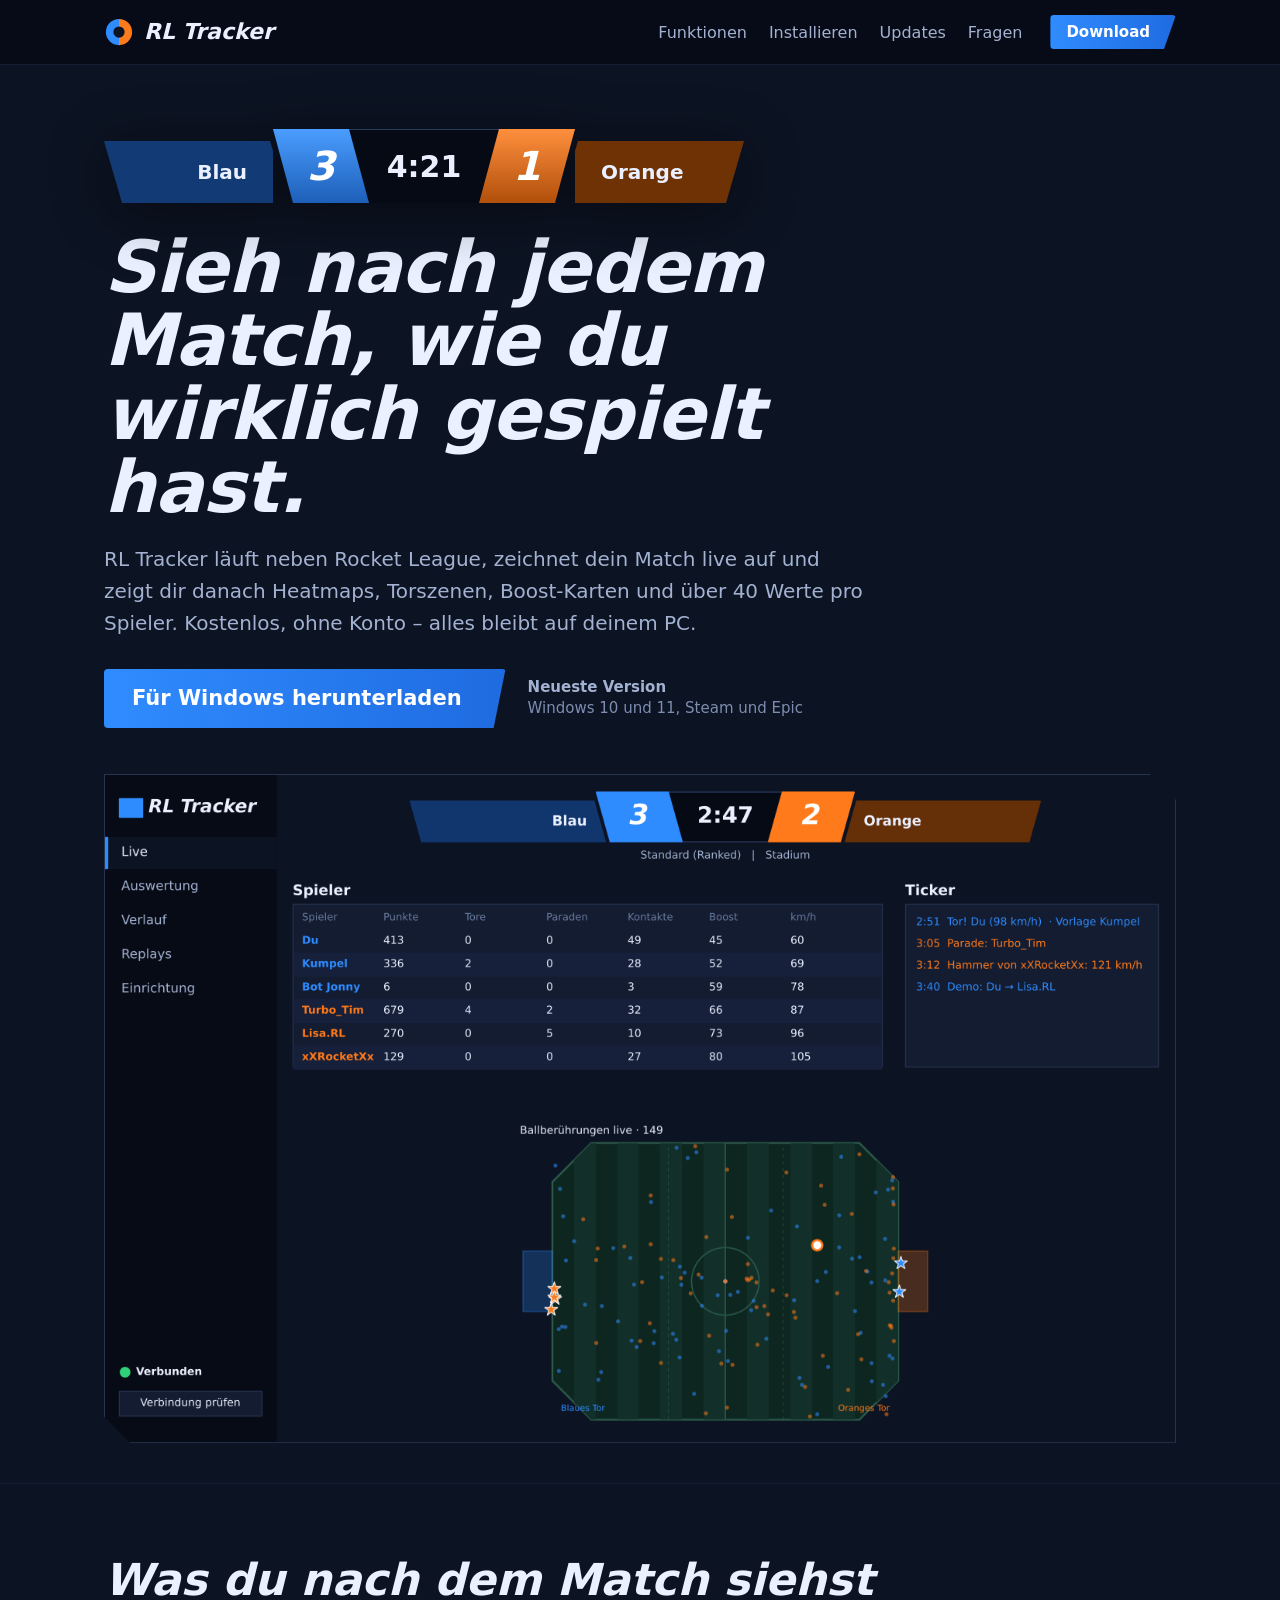
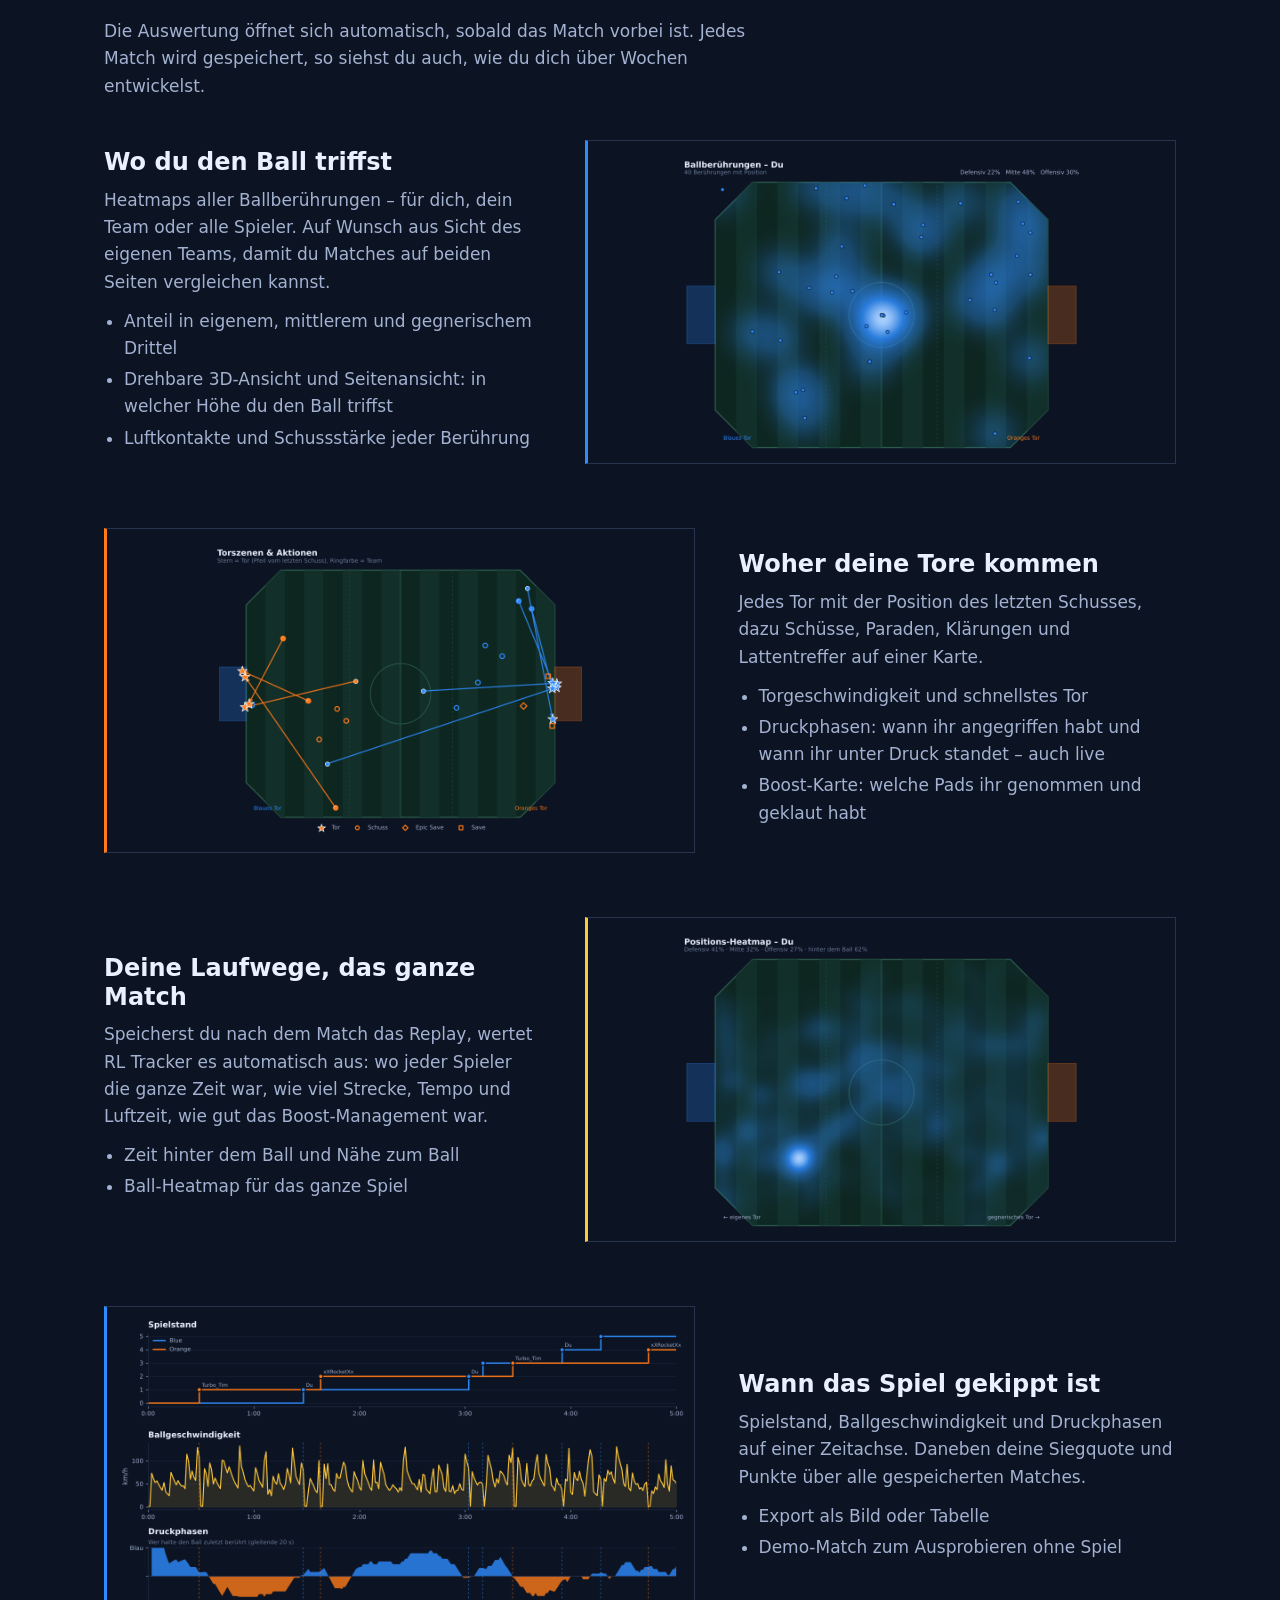
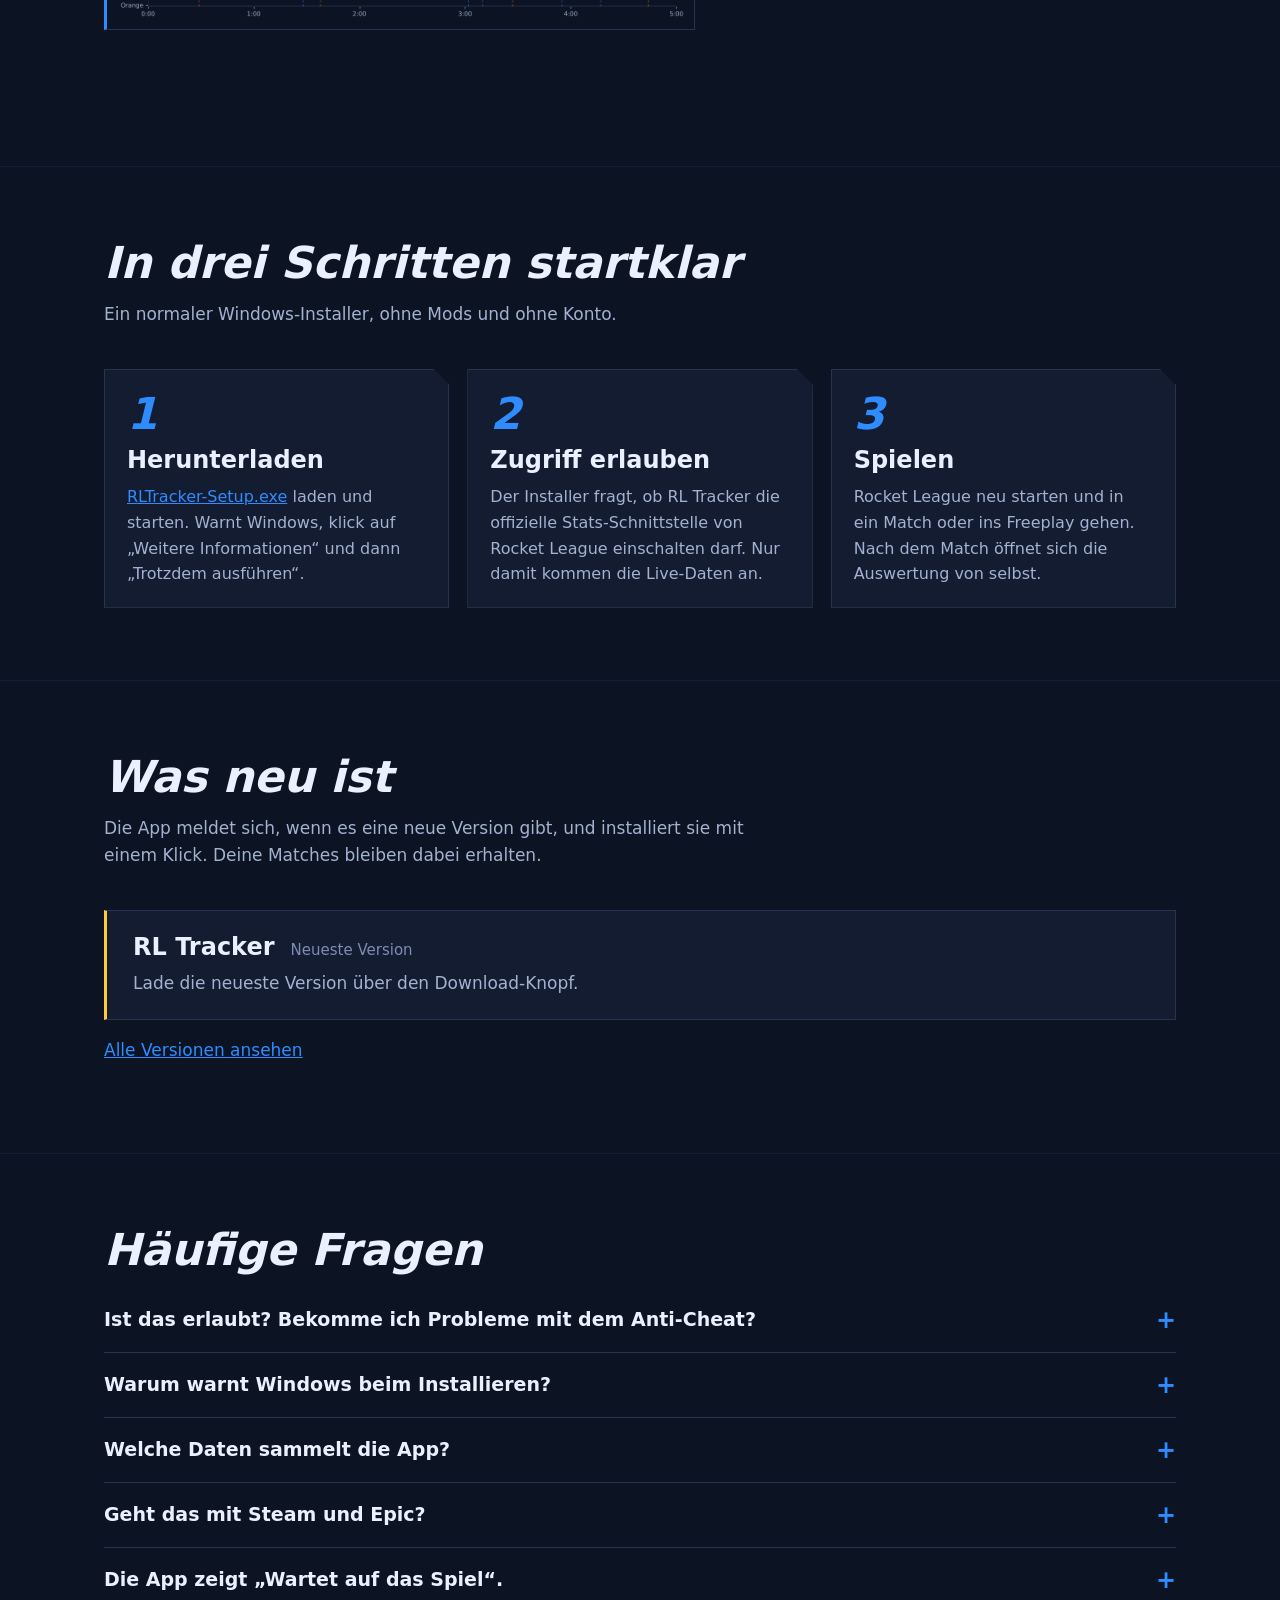
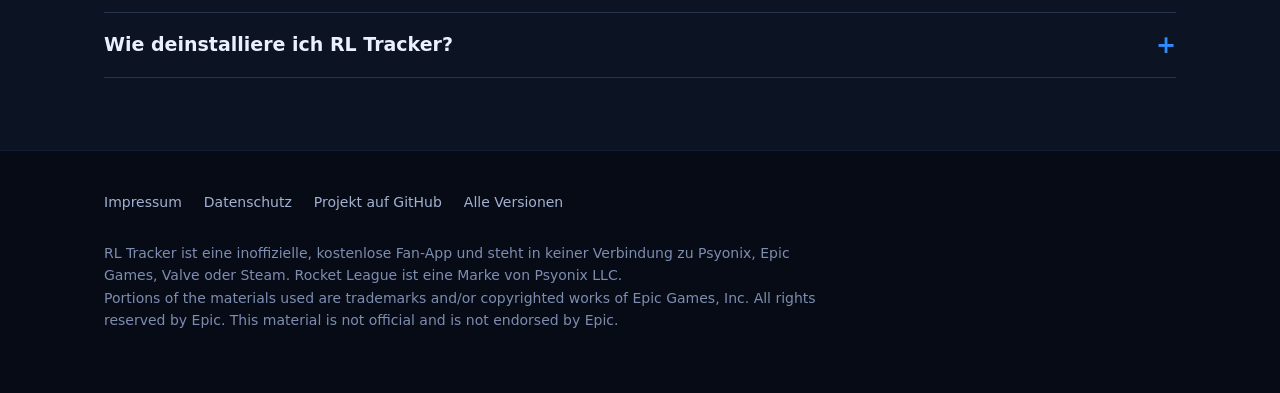
<file: docs/index.html>
<!doctype html>
<html lang="de">
<head>
  <meta charset="utf-8">
  <meta name="viewport" content="width=device-width, initial-scale=1">
  <title>RL Tracker – Statistiken und Heatmaps für deine Rocket-League-Matches</title>
  <meta name="description" content="Kostenlose Fan-App für Windows: zeichnet deine Rocket-League-Matches live auf und zeigt danach Heatmaps, Torszenen, Boost-Karten und über 40 Werte pro Spieler.">
  <meta property="og:title" content="RL Tracker">
  <meta property="og:description" content="Sieh nach jedem Match, wie du wirklich gespielt hast. Kostenlos für Windows.">
  <meta property="og:image" content="assets/heatmap.png">
  <link rel="icon" href="favicon.ico">
  <link rel="stylesheet" href="styles.css">
</head>
<body>

<header class="top">
  <div class="wrap">
    <a class="brand" href="#">
      <svg viewBox="0 0 64 64" aria-hidden="true"><path d="M32 4a28 28 0 0 0 0 56z" fill="#2f8cff"/><path d="M32 4a28 28 0 0 1 0 56z" fill="#ff7a1a"/><circle cx="32" cy="32" r="12" fill="#0c1322"/></svg>
      RL Tracker
    </a>
    <nav aria-label="Seitenbereiche">
      <a href="#funktionen">Funktionen</a>
      <a href="#installieren">Installieren</a>
      <a href="#updates">Updates</a>
      <a href="#fragen">Fragen</a>
    </nav>
    <a class="btn btn-primary js-download" href="#installieren">Download</a>
  </div>
</header>

<main>
  <section class="hero">
    <div class="wrap">
      <div class="bug" role="img" aria-label="Anzeigetafel: Blau 3, Orange 1">
        <div class="name blue">Blau</div>
        <div class="score blue" id="goal"><span>2</span></div>
        <div class="clock">4:21</div>
        <div class="score orange"><span>1</span></div>
        <div class="name orange">Orange</div>
      </div>

      <h1>Sieh nach jedem Match, wie du wirklich gespielt hast.</h1>
      <p class="lead">RL Tracker läuft neben Rocket League, zeichnet dein Match live auf und zeigt dir danach
        Heatmaps, Torszenen, Boost-Karten und über 40 Werte pro Spieler. Kostenlos, ohne Konto –
        alles bleibt auf deinem PC.</p>
      <div class="cta">
        <a class="btn btn-primary btn-big js-download" href="#installieren">Für Windows herunterladen</a>
        <div class="meta"><strong class="js-version">Neueste Version</strong><br>Windows 10 und 11, Steam und Epic</div>
      </div>

      <img class="shot" src="assets/live.png" width="1380" height="860"
           alt="Live-Ansicht von RL Tracker mit Anzeigetafel, Spielertabelle, Ticker und Karte der Ballkontakte">
    </div>
  </section>

  <section id="funktionen">
    <div class="wrap">
      <h2>Was du nach dem Match siehst</h2>
      <p class="intro">Die Auswertung öffnet sich automatisch, sobald das Match vorbei ist. Jedes Match wird gespeichert,
        so siehst du auch, wie du dich über Wochen entwickelst.</p>

      <div class="feature">
        <div class="text">
          <h3>Wo du den Ball triffst</h3>
          <p>Heatmaps aller Ballberührungen – für dich, dein Team oder alle Spieler. Auf Wunsch aus Sicht
            des eigenen Teams, damit du Matches auf beiden Seiten vergleichen kannst.</p>
          <ul><li>Anteil in eigenem, mittlerem und gegnerischem Drittel</li><li>Drehbare 3D-Ansicht und Seitenansicht: in welcher Höhe du den Ball triffst</li><li>Luftkontakte und Schussstärke jeder Berührung</li></ul>
        </div>
        <figure><img src="assets/heatmap.png" width="1320" height="726" loading="lazy" alt="Heatmap der Ballberührungen eines Spielers auf dem Spielfeld"></figure>
      </div>

      <div class="feature or">
        <div class="text">
          <h3>Woher deine Tore kommen</h3>
          <p>Jedes Tor mit der Position des letzten Schusses, dazu Schüsse, Paraden, Klärungen und
            Lattentreffer auf einer Karte.</p>
          <ul><li>Torgeschwindigkeit und schnellstes Tor</li><li>Druckphasen: wann ihr angegriffen habt und wann ihr unter Druck standet – auch live</li><li>Boost-Karte: welche Pads ihr genommen und geklaut habt</li></ul>
        </div>
        <figure><img src="assets/torszenen.png" width="1320" height="726" loading="lazy" alt="Karte mit Toren, Schüssen und Paraden eines Matches"></figure>
      </div>

      <div class="feature bo">
        <div class="text">
          <h3>Deine Laufwege, das ganze Match</h3>
          <p>Speicherst du nach dem Match das Replay, wertet RL Tracker es automatisch aus: wo jeder Spieler
            die ganze Zeit war, wie viel Strecke, Tempo und Luftzeit, wie gut das Boost-Management war.</p>
          <ul><li>Zeit hinter dem Ball und Nähe zum Ball</li><li>Ball-Heatmap für das ganze Spiel</li></ul>
        </div>
        <figure><img src="assets/replay.png" width="1320" height="726" loading="lazy" alt="Positions-Heatmap eines Spielers aus einem Replay"></figure>
      </div>

      <div class="feature">
        <div class="text">
          <h3>Wann das Spiel gekippt ist</h3>
          <p>Spielstand, Ballgeschwindigkeit und Druckphasen auf einer Zeitachse. Daneben deine Siegquote
            und Punkte über alle gespeicherten Matches.</p>
          <ul><li>Export als Bild oder Tabelle</li><li>Demo-Match zum Ausprobieren ohne Spiel</li></ul>
        </div>
        <figure><img src="assets/verlauf.png" width="1320" height="726" loading="lazy" alt="Zeitverlauf mit Spielstand, Ballgeschwindigkeit und Druckphasen"></figure>
      </div>
    </div>
  </section>

  <section id="installieren">
    <div class="wrap">
      <h2>In drei Schritten startklar</h2>
      <p class="intro">Ein normaler Windows-Installer, ohne Mods und ohne Konto.</p>
      <ol class="steps">
        <li><h3>Herunterladen</h3>
          <p><a class="js-download" href="#">RLTracker-Setup.exe</a> laden und starten. Warnt Windows, klick auf
            „Weitere Informationen“ und dann „Trotzdem ausführen“.</p></li>
        <li><h3>Zugriff erlauben</h3>
          <p>Der Installer fragt, ob RL Tracker die offizielle Stats-Schnittstelle von Rocket League einschalten darf.
            Nur damit kommen die Live-Daten an.</p></li>
        <li><h3>Spielen</h3>
          <p>Rocket League neu starten und in ein Match oder ins Freeplay gehen. Nach dem Match öffnet sich
            die Auswertung von selbst.</p></li>
      </ol>
    </div>
  </section>

  <section id="updates">
    <div class="wrap">
      <h2>Was neu ist</h2>
      <p class="intro">Die App meldet sich, wenn es eine neue Version gibt, und installiert sie mit einem Klick.
        Deine Matches bleiben dabei erhalten.</p>
      <article class="release" id="release">
        <header><h3>RL Tracker</h3><span>Neueste Version</span></header>
        <div class="notes">Lade die neueste Version über den Download-Knopf.</div>
      </article>
      <p><a class="js-all-releases" href="#">Alle Versionen ansehen</a></p>
    </div>
  </section>

  <section id="fragen">
    <div class="wrap">
      <h2>Häufige Fragen</h2>
      <details>
        <summary>Ist das erlaubt? Bekomme ich Probleme mit dem Anti-Cheat?</summary>
        <p>RL Tracker nutzt die offizielle Stats-Schnittstelle, die Psyonix für Overlays und Tools anbietet. Die App
          verändert keine Spieldateien, liest keinen Spielspeicher, installiert keine Mods und verschafft dir keinen
          spielerischen Vorteil. Sie wertet nur aus, was das Spiel selbst bereitstellt.</p>
      </details>
      <details>
        <summary>Warum warnt Windows beim Installieren?</summary>
        <p>Windows warnt bei neuen Programmen, die noch nicht digital signiert sind. Klick auf „Weitere Informationen“
          und dann auf „Trotzdem ausführen“. Wer sichergehen will, vergleicht die Prüfsumme der Datei mit der auf der
          Download-Seite: in PowerShell <code>Get-FileHash RLTracker-Setup.exe</code>.</p>
      </details>
      <details>
        <summary>Welche Daten sammelt die App?</summary>
        <p>Keine. Matches und Einstellungen liegen in <code>Dokumente\RLTracker</code> auf deinem PC. Die App fragt beim Start
          nur bei GitHub nach, ob es eine neue Version gibt – das lässt sich abschalten.</p>
      </details>
      <details>
        <summary>Geht das mit Steam und Epic?</summary>
        <p>Ja, mit beiden – auch wenn beide installiert sind. Der Installer stellt alle gefundenen Installationen ein.</p>
      </details>
      <details>
        <summary>Die App zeigt „Wartet auf das Spiel“.</summary>
        <ol>
          <li>Rocket League komplett beenden und neu starten – die Einstellung wird nur beim Spielstart gelesen.</li>
          <li>In ein Match oder ins Freeplay gehen; im Hauptmenü sendet das Spiel nichts.</li>
          <li>Hilft das nicht: in der App „Verbindung prüfen“ und „Automatisch reparieren“ klicken.</li>
        </ol>
      </details>
      <details>
        <summary>Wie deinstalliere ich RL Tracker?</summary>
        <p>Windows-Einstellungen, Apps, RL Tracker, Deinstallieren. Dabei wird die Stats-Schnittstelle wieder
          ausgeschaltet. Deine gespeicherten Matches bleiben in <code>Dokumente\RLTracker</code>, bis du den Ordner löschst.</p>
      </details>
    </div>
  </section>
</main>

<footer>
  <div class="wrap">
    <div class="links">
      <a href="impressum.html">Impressum</a>
      <a href="datenschutz.html">Datenschutz</a>
      <a class="js-repo" href="#">Projekt auf GitHub</a>
      <a class="js-all-releases" href="#">Alle Versionen</a>
    </div>
    <p class="legal">RL Tracker ist eine inoffizielle, kostenlose Fan-App und steht in keiner Verbindung zu Psyonix,
      Epic Games, Valve oder Steam. Rocket League ist eine Marke von Psyonix LLC.<br>
      Portions of the materials used are trademarks and/or copyrighted works of Epic Games, Inc. All rights reserved
      by Epic. This material is not official and is not endorsed by Epic.</p>
  </div>
</footer>

<script>
  // ===== Einstellung: dein GitHub-Projekt (genauso wie GITHUB_REPO in rltracker/__init__.py) =====
  const REPO = "steffenPls/rltracker";

  const configured = !/DEIN/i.test(REPO);
  const releases = `https://github.com/${REPO}/releases`;
  // Dieser Link zeigt immer auf die neueste Version – nach einem Update muss hier nichts geändert werden.
  const download = `${releases}/latest/download/RLTracker-Setup.exe`;

  if (configured) {
    document.querySelectorAll(".js-download").forEach(a => a.href = download);
    document.querySelectorAll(".js-all-releases").forEach(a => a.href = releases);
    document.querySelectorAll(".js-repo").forEach(a => a.href = `https://github.com/${REPO}`);
  }

  // Anzeigetafel: einmal ein Tor für Blau
  const goal = document.getElementById("goal");
  const reduce = matchMedia("(prefers-reduced-motion: reduce)").matches;
  setTimeout(() => { goal.innerHTML = "<span>3</span>"; goal.classList.add("goal"); }, reduce ? 0 : 900);

  // Neueste Version von GitHub anzeigen (Versionsnummer, Datum, Größe, Änderungen)
  const esc = s => s.replace(/[&<>"]/g, c => ({"&": "&amp;", "<": "&lt;", ">": "&gt;", '"': "&quot;"}[c]));
  function notesToHtml(md) {
    const out = []; let list = false;
    md = md.replace(/\[wichtig\]/ig, "");
    for (const raw of md.split(/\r?\n/)) {
      const line = raw.trim();
      const item = line.match(/^[-*]\s+(.*)/);
      if (item) { if (!list) { out.push("<ul>"); list = true; } out.push(`<li>${esc(item[1])}</li>`); continue; }
      if (list) { out.push("</ul>"); list = false; }
      if (line) out.push(`<p>${esc(line.replace(/^#+\s*/, ""))}</p>`);
    }
    if (list) out.push("</ul>");
    return out.join("");
  }
  if (configured) {
    fetch(`https://api.github.com/repos/${REPO}/releases/latest`, {headers: {Accept: "application/vnd.github+json"}})
      .then(r => r.ok ? r.json() : Promise.reject(r.status))
      .then(rel => {
        const v = (rel.tag_name || "").replace(/^v/i, "");
        const asset = (rel.assets || []).find(a => a.name === "RLTracker-Setup.exe");
        const size = asset ? `, ${Math.round(asset.size / 1e6)} MB` : "";
        const date = new Date(rel.published_at).toLocaleDateString("de-DE", {day: "numeric", month: "long", year: "numeric"});
        document.querySelectorAll(".js-version").forEach(e => e.textContent = `Version ${v}${size}`);
        const box = document.getElementById("release");
        box.querySelector("h3").textContent = `Version ${v}`;
        box.querySelector("header span").textContent = date;
        box.querySelector(".notes").innerHTML = rel.body ? notesToHtml(rel.body) : "Fehlerbehebungen und Verbesserungen.";
      })
      .catch(() => {});
  }
</script>
</body>
</html>
</file>
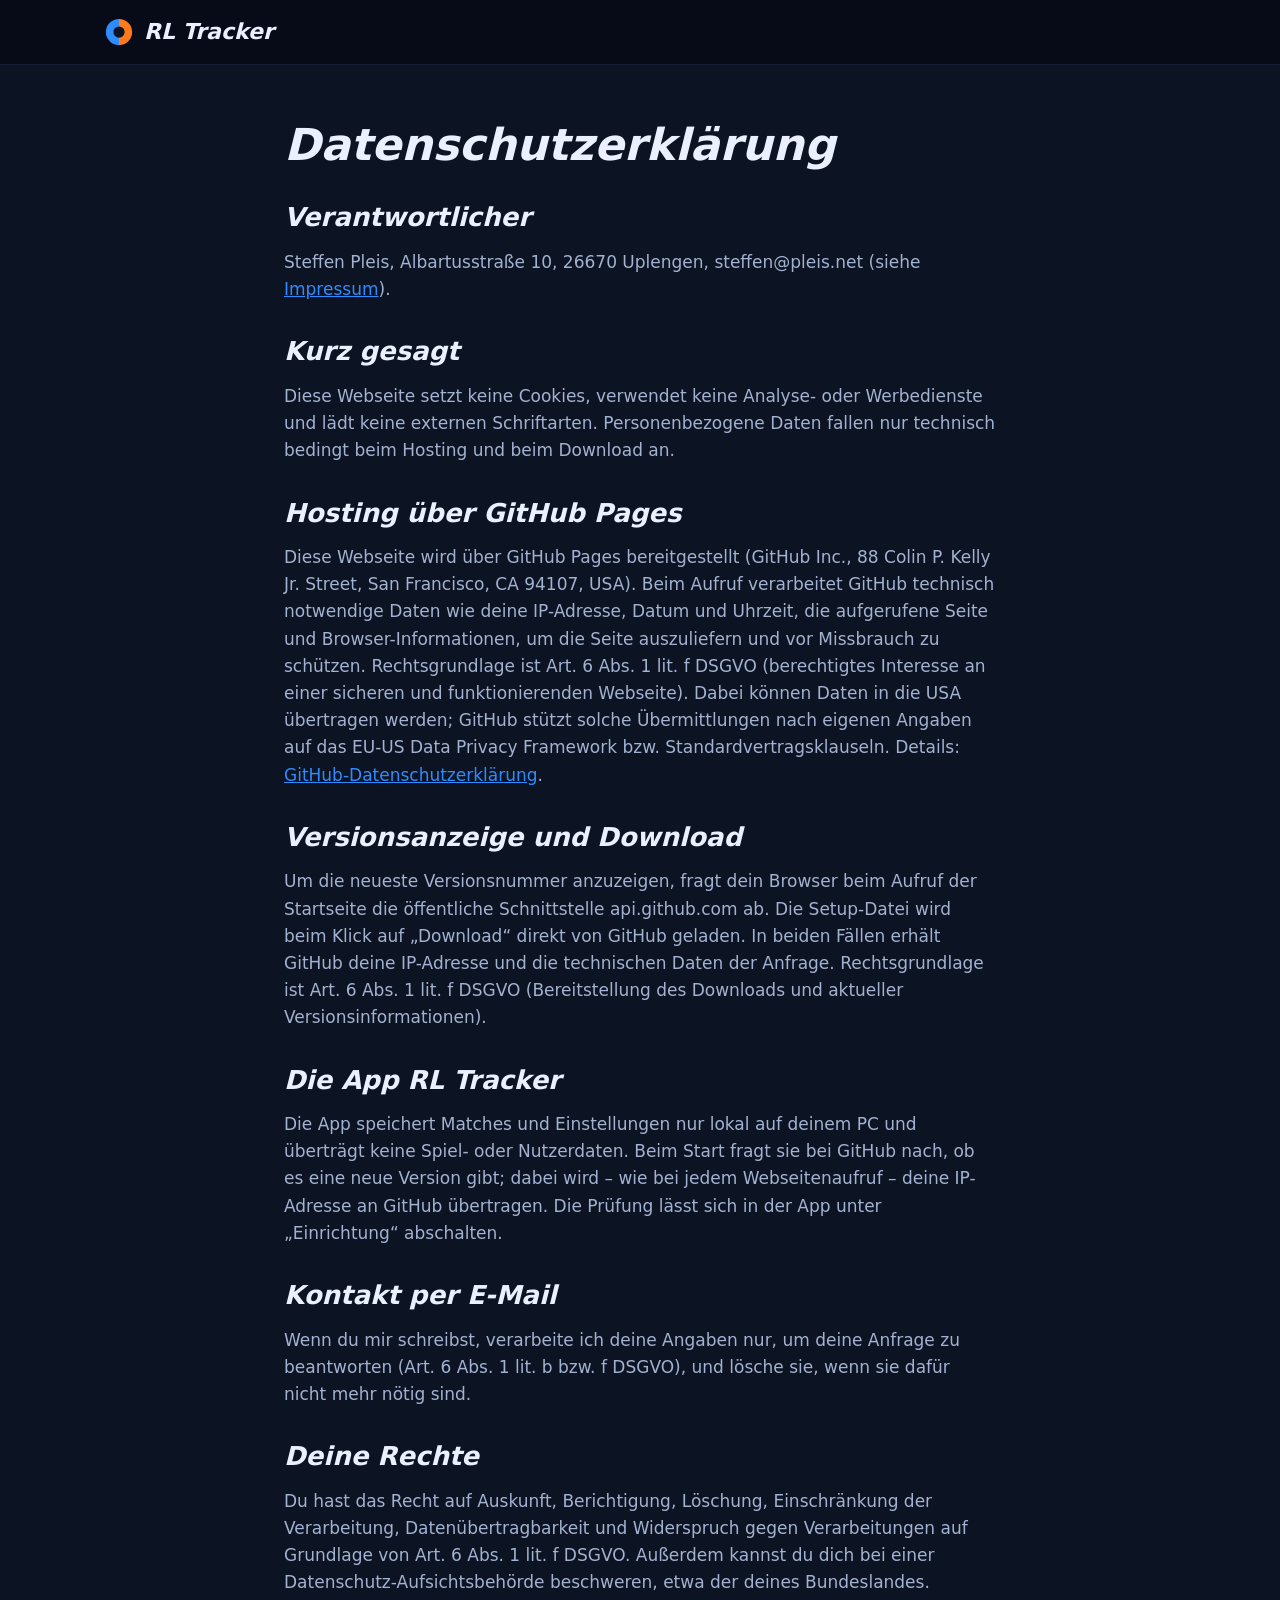
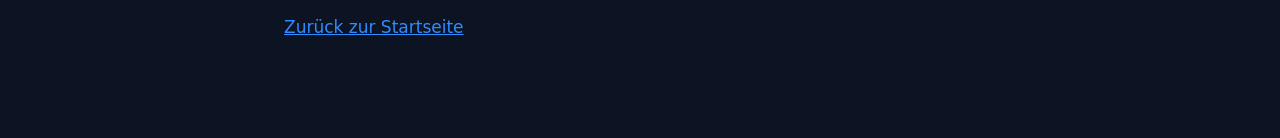
<file: docs/datenschutz.html>
<!doctype html>
<html lang="de">
<head>
  <meta charset="utf-8">
  <meta name="viewport" content="width=device-width, initial-scale=1">
  <title>Datenschutz – RL Tracker</title>
  <meta name="robots" content="noindex">
  <link rel="icon" href="favicon.ico">
  <link rel="stylesheet" href="styles.css">
</head>
<body>
<header class="top"><div class="wrap">
  <a class="brand" href="index.html">
    <svg viewBox="0 0 64 64" aria-hidden="true"><path d="M32 4a28 28 0 0 0 0 56z" fill="#2f8cff"/><path d="M32 4a28 28 0 0 1 0 56z" fill="#ff7a1a"/><circle cx="32" cy="32" r="12" fill="#0c1322"/></svg>
    RL Tracker</a>
</div></header>

<main class="doc">
  <h1>Datenschutzerklärung</h1>

  <h2>Verantwortlicher</h2>
  <p>Steffen Pleis, Albartusstraße 10, 26670 Uplengen, steffen@pleis.net (siehe <a href="impressum.html">Impressum</a>).</p>

  <h2>Kurz gesagt</h2>
  <p>Diese Webseite setzt keine Cookies, verwendet keine Analyse- oder Werbedienste und lädt keine externen
    Schriftarten. Personenbezogene Daten fallen nur technisch bedingt beim Hosting und beim Download an.</p>

  <h2>Hosting über GitHub Pages</h2>
  <p>Diese Webseite wird über GitHub Pages bereitgestellt (GitHub Inc., 88 Colin P. Kelly Jr. Street,
    San Francisco, CA 94107, USA). Beim Aufruf verarbeitet GitHub technisch notwendige Daten wie deine IP-Adresse,
    Datum und Uhrzeit, die aufgerufene Seite und Browser-Informationen, um die Seite auszuliefern und vor Missbrauch
    zu schützen. Rechtsgrundlage ist Art. 6 Abs. 1 lit. f DSGVO (berechtigtes Interesse an einer sicheren und
    funktionierenden Webseite). Dabei können Daten in die USA übertragen werden; GitHub stützt solche Übermittlungen
    nach eigenen Angaben auf das EU-US Data Privacy Framework bzw. Standardvertragsklauseln.
    Details: <a href="https://docs.github.com/de/site-policy/privacy-policies/github-general-privacy-statement">GitHub-Datenschutzerklärung</a>.</p>

  <h2>Versionsanzeige und Download</h2>
  <p>Um die neueste Versionsnummer anzuzeigen, fragt dein Browser beim Aufruf der Startseite die öffentliche
    Schnittstelle api.github.com ab. Die Setup-Datei wird beim Klick auf „Download“ direkt von GitHub geladen. In
    beiden Fällen erhält GitHub deine IP-Adresse und die technischen Daten der Anfrage. Rechtsgrundlage ist Art. 6
    Abs. 1 lit. f DSGVO (Bereitstellung des Downloads und aktueller Versionsinformationen).</p>

  <h2>Die App RL Tracker</h2>
  <p>Die App speichert Matches und Einstellungen nur lokal auf deinem PC und überträgt keine Spiel- oder
    Nutzerdaten. Beim Start fragt sie bei GitHub nach, ob es eine neue Version gibt; dabei wird – wie bei jedem
    Webseitenaufruf – deine IP-Adresse an GitHub übertragen. Die Prüfung lässt sich in der App unter „Einrichtung“
    abschalten.</p>

  <h2>Kontakt per E-Mail</h2>
  <p>Wenn du mir schreibst, verarbeite ich deine Angaben nur, um deine Anfrage zu beantworten
    (Art. 6 Abs. 1 lit. b bzw. f DSGVO), und lösche sie, wenn sie dafür nicht mehr nötig sind.</p>

  <h2>Deine Rechte</h2>
  <p>Du hast das Recht auf Auskunft, Berichtigung, Löschung, Einschränkung der Verarbeitung, Datenübertragbarkeit
    und Widerspruch gegen Verarbeitungen auf Grundlage von Art. 6 Abs. 1 lit. f DSGVO. Außerdem kannst du dich bei
    einer Datenschutz-Aufsichtsbehörde beschweren, etwa der deines Bundeslandes.</p>

  <p><a href="index.html">Zurück zur Startseite</a></p>
</main>
</body>
</html>
</file>
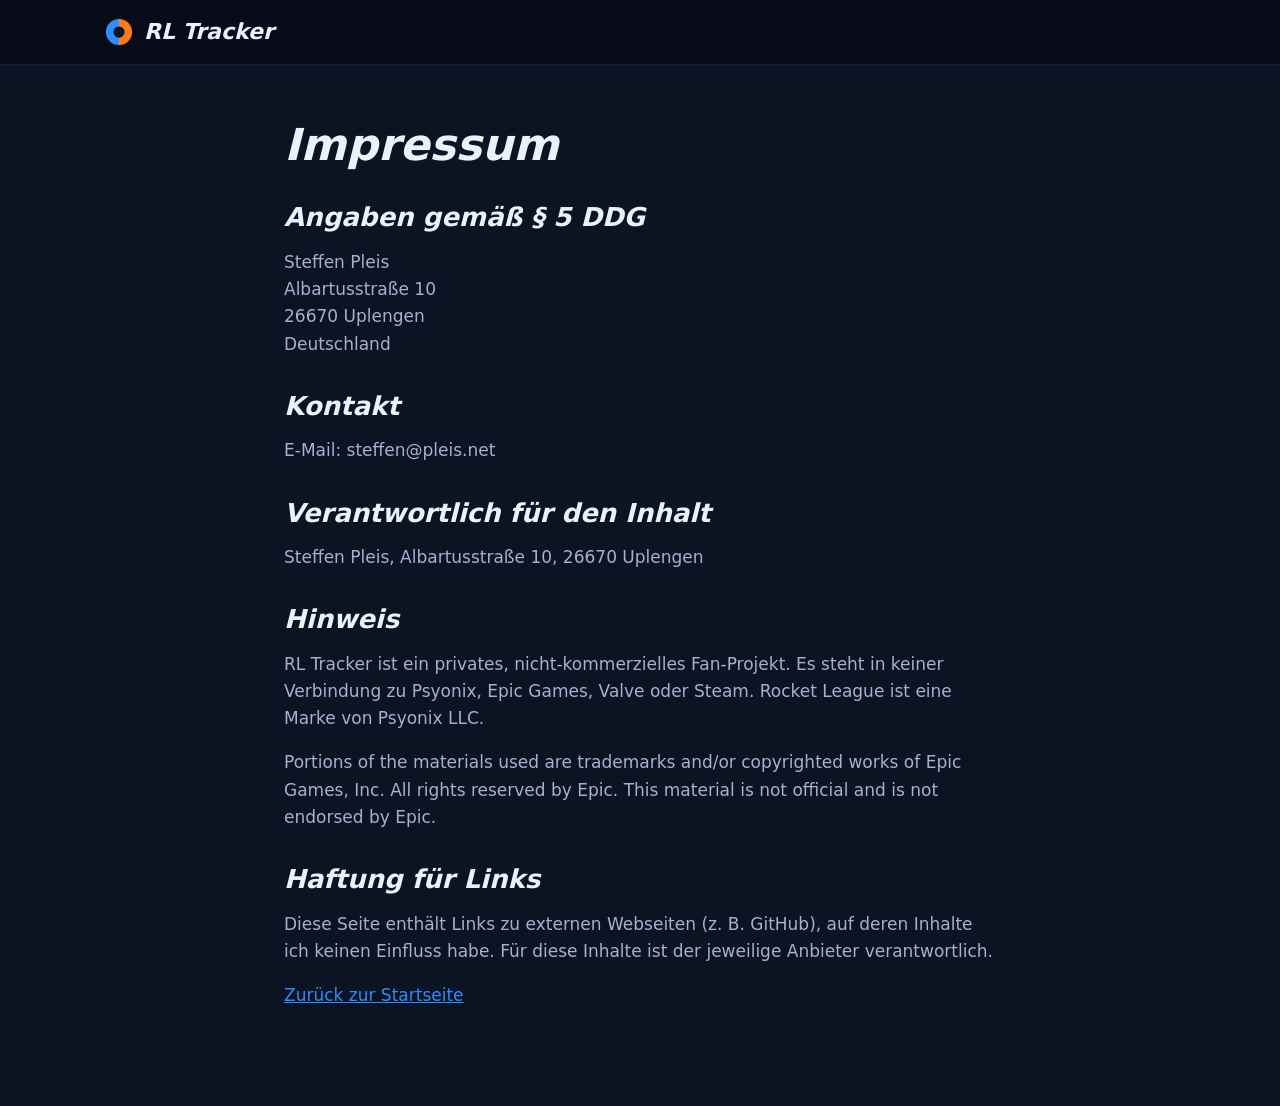
<file: docs/impressum.html>
<!doctype html>
<html lang="de">
<head>
  <meta charset="utf-8">
  <meta name="viewport" content="width=device-width, initial-scale=1">
  <title>Impressum – RL Tracker</title>
  <meta name="robots" content="noindex">
  <link rel="icon" href="favicon.ico">
  <link rel="stylesheet" href="styles.css">
</head>
<body>
<header class="top"><div class="wrap">
  <a class="brand" href="index.html">
    <svg viewBox="0 0 64 64" aria-hidden="true"><path d="M32 4a28 28 0 0 0 0 56z" fill="#2f8cff"/><path d="M32 4a28 28 0 0 1 0 56z" fill="#ff7a1a"/><circle cx="32" cy="32" r="12" fill="#0c1322"/></svg>
    RL Tracker</a>
</div></header>

<main class="doc">
  <h1>Impressum</h1>
  <h2>Angaben gemäß § 5 DDG</h2>
  <p>Steffen Pleis<br>
     Albartusstraße 10<br>
     26670 Uplengen<br>
     Deutschland</p>

  <h2>Kontakt</h2>
  <p>E-Mail: steffen@pleis.net</p>

  <h2>Verantwortlich für den Inhalt</h2>
  <p>Steffen Pleis, Albartusstraße 10, 26670 Uplengen</p>

  <h2>Hinweis</h2>
  <p>RL Tracker ist ein privates, nicht-kommerzielles Fan-Projekt. Es steht in keiner Verbindung zu Psyonix,
    Epic Games, Valve oder Steam. Rocket League ist eine Marke von Psyonix LLC.</p>
  <p>Portions of the materials used are trademarks and/or copyrighted works of Epic Games, Inc. All rights reserved
    by Epic. This material is not official and is not endorsed by Epic.</p>

  <h2>Haftung für Links</h2>
  <p>Diese Seite enthält Links zu externen Webseiten (z. B. GitHub), auf deren Inhalte ich keinen Einfluss habe.
    Für diese Inhalte ist der jeweilige Anbieter verantwortlich.</p>

  <p><a href="index.html">Zurück zur Startseite</a></p>
</main>
</body>
</html>
</file>
<file: docs/styles.css>
/* RL Tracker – Webseite. Gleiche Farben wie die App: Arena bei Nacht, Teamfarben, Boost-Gelb. */
:root {
  --rail: #070b16;
  --bg: #0c1322;
  --panel: #131c31;
  --raised: #1a2540;
  --line: #26344f;
  --text: #eaf0ff;
  --text-2: #a3b2d1;
  --muted: #7d8db0;
  --blue: #2f8cff;
  --blue-dark: #123a75;
  --orange: #ff7a1a;
  --orange-dark: #6e3205;
  --boost: #ffc93c;
  --display: "Bahnschrift", "DIN Alternate", "DIN Condensed", "Barlow Semi Condensed", "Arial Narrow", system-ui, sans-serif;
  --body: "Segoe UI", system-ui, -apple-system, "Helvetica Neue", Arial, sans-serif;
  --max: 1120px;
  color-scheme: dark;
}

* { box-sizing: border-box; }
html { scroll-behavior: smooth; }
body {
  margin: 0;
  background: var(--bg);
  color: var(--text);
  font: 17px/1.6 var(--body);
  -webkit-font-smoothing: antialiased;
}
img { max-width: 100%; height: auto; display: block; }
a { color: var(--blue); }
a:hover { color: #6aaeff; }
:focus-visible { outline: 2px solid var(--boost); outline-offset: 3px; }

.wrap { max-width: var(--max); margin: 0 auto; padding: 0 24px; }

/* ------------------------------------------------------------ Kopfzeile */
.top {
  position: sticky; top: 0; z-index: 10;
  background: color-mix(in srgb, var(--rail) 88%, transparent);
  backdrop-filter: blur(8px);
  border-bottom: 1px solid #141d33;
}
.top .wrap { display: flex; align-items: center; gap: 28px; height: 64px; }
.brand { display: flex; align-items: center; gap: 10px; color: var(--text); text-decoration: none;
  font: italic 700 22px/1 var(--display); }
.brand svg { width: 30px; height: 30px; }
.top nav { display: flex; gap: 22px; margin-left: auto; }
.top nav a { color: var(--text-2); text-decoration: none; font: 500 16px var(--display); }
.top nav a:hover { color: var(--text); }

/* ------------------------------------------------------------ Knöpfe */
.btn {
  display: inline-flex; align-items: center; gap: 10px;
  padding: 12px 22px; border-radius: 4px; text-decoration: none;
  font: 600 17px/1.2 var(--display); color: var(--text);
  background: var(--panel); border: 1px solid var(--line);
}
.btn:hover { background: var(--raised); color: var(--text); }
.btn-primary {
  color: #fff; border: none;
  background: linear-gradient(90deg, #2f8cff, #1f6be0);
  clip-path: polygon(0 0, 100% 0, calc(100% - 12px) 100%, 0 100%);
  padding-right: 34px;
}
.btn-primary:hover { background: linear-gradient(90deg, #4a9cff, #2f7cf0); color: #fff; }
.btn-big { font-size: 21px; padding: 17px 44px 17px 28px; }
.btn small { font: 400 14px var(--body); opacity: .85; }
.top .btn { padding: 8px 26px 8px 16px; font-size: 15px; }

/* ------------------------------------------------------------ Hero */
.hero { padding: 64px 0 40px; overflow: hidden; }
.hero h1 {
  font: italic 700 clamp(40px, 6.2vw, 72px)/1.02 var(--display);
  letter-spacing: -0.01em;
  margin: 28px 0 18px;
  max-width: 16ch;
}
.hero p.lead { font-size: 20px; color: var(--text-2); max-width: 38em; margin: 0 0 30px; }
.cta { display: flex; flex-wrap: wrap; align-items: center; gap: 14px 22px; }
.cta .meta { color: var(--muted); font-size: 15px; line-height: 1.45; }
.cta .meta strong { color: var(--text-2); font-weight: 600; }

/* Anzeigetafel wie im Spiel – das eine auffällige Element der Seite */
.bug { display: flex; align-items: stretch; height: 74px; width: min(100%, 640px); filter: drop-shadow(0 10px 30px rgba(0,0,0,.45)); }
.bug .name, .bug .score, .bug .clock { display: flex; align-items: center; justify-content: center; }
.bug .name { flex: 1; margin-top: 12px; font: 700 20px var(--display); padding: 0 26px; }
.bug .name.blue { background: var(--blue-dark); clip-path: polygon(0 0, calc(100% - 3px) 0, calc(100% + 16px) 100%, 18px 100%); justify-content: flex-end; }
.bug .name.orange { background: var(--orange-dark); clip-path: polygon(3px 0, 100% 0, calc(100% - 18px) 100%, -16px 100%); justify-content: flex-start; }
.bug .score { width: 96px; font: italic 700 40px var(--display); color: #fff; position: relative; overflow: hidden; }
.bug .score.blue { background: linear-gradient(180deg, #4a9dff, #1d5fb8); clip-path: polygon(0 0, 100% 0, calc(100% + 20px) 100%, 20px 100%); margin-right: -20px; }
.bug .score.orange { background: linear-gradient(180deg, #ff8f3d, #b04f0b); clip-path: polygon(0 0, 100% 0, calc(100% - 20px) 100%, -20px 100%); margin-left: -20px; }
.bug .clock { width: 150px; background: #060a14; border-top: 1px solid #2a3b60;
  clip-path: polygon(0 0, 100% 0, calc(100% - 20px) 100%, 20px 100%); font: 700 30px var(--display); z-index: 1; }
.bug .score span { display: block; }
@media (prefers-reduced-motion: no-preference) {
  .bug .score.goal span { animation: tick .55s cubic-bezier(.2,.9,.3,1.2) both; }
  .bug .score.goal::after {
    content: ""; position: absolute; inset: 0; background: #fff; opacity: 0;
    animation: flash .9s ease-out both;
  }
}
@keyframes tick { from { transform: translateY(110%); } to { transform: translateY(0); } }
@keyframes flash { 0% { opacity: .75; } 100% { opacity: 0; } }

.shot {
  margin-top: 46px; border: 1px solid var(--line); background: var(--panel);
  clip-path: polygon(0 0, calc(100% - 26px) 0, 100% 26px, 100% 100%, 26px 100%, 0 calc(100% - 26px));
}

/* ------------------------------------------------------------ Abschnitte */
section { padding: 72px 0; }
section + section { border-top: 1px solid #141d33; }
h2 { font: italic 700 clamp(30px, 4vw, 44px)/1.1 var(--display); margin: 0 0 14px; }
h3 { font: 700 24px/1.2 var(--display); margin: 0 0 10px; }
.intro { color: var(--text-2); max-width: 40em; margin: 0 0 40px; }

.feature { display: grid; grid-template-columns: 1fr 1.35fr; gap: 44px; align-items: center; margin-bottom: 64px; }
.feature:nth-child(even) { grid-template-columns: 1.35fr 1fr; }
.feature:nth-child(even) .text { order: 2; }
.feature .text p { color: var(--text-2); margin: 0 0 12px; }
.feature ul { margin: 0; padding-left: 20px; color: var(--text-2); }
.feature li { margin: 4px 0; }
.feature figure { margin: 0; border: 1px solid var(--line); background: var(--bg);
  border-left: 3px solid var(--edge, var(--blue)); }
.feature.or figure { --edge: var(--orange); }
.feature.bo figure { --edge: var(--boost); }

/* Schritte (echte Reihenfolge) */
.steps { list-style: none; padding: 0; margin: 0; display: grid; grid-template-columns: repeat(3, 1fr); gap: 18px; counter-reset: s; }
.steps li { counter-increment: s; background: var(--panel); border: 1px solid var(--line); padding: 22px 22px 20px;
  clip-path: polygon(0 0, calc(100% - 16px) 0, 100% 16px, 100% 100%, 0 100%); }
.steps li::before { content: counter(s); display: block; font: italic 700 44px/1 var(--display); color: var(--blue); margin-bottom: 10px; }
.steps p { color: var(--text-2); margin: 6px 0 0; font-size: 16px; }

/* Updates */
.release { background: var(--panel); border: 1px solid var(--line); border-left: 3px solid var(--boost); padding: 22px 26px; }
.release header { display: flex; flex-wrap: wrap; gap: 6px 16px; align-items: baseline; margin-bottom: 8px; }
.release header h3 { margin: 0; }
.release header span { color: var(--muted); font-size: 15px; }
.release .notes { color: var(--text-2); }
.release .notes ul { padding-left: 20px; margin: 6px 0; }

/* FAQ */
details { border-bottom: 1px solid var(--line); padding: 4px 0; }
summary { cursor: pointer; list-style: none; padding: 16px 0; font: 600 19px var(--display); display: flex; justify-content: space-between; gap: 16px; }
summary::-webkit-details-marker { display: none; }
summary::after { content: "+"; color: var(--blue); font-size: 24px; line-height: 1; transition: transform .2s; }
details[open] summary::after { transform: rotate(45deg); }
details p, details ol { color: var(--text-2); margin: 0 0 16px; max-width: 46em; }
code { font-size: .92em; background: #0a1020; border: 1px solid var(--line); padding: 1px 6px; border-radius: 3px; }

/* ------------------------------------------------------------ Fußzeile */
footer { background: var(--rail); border-top: 1px solid #141d33; padding: 40px 0 48px; color: var(--muted); font-size: 14px; }
footer .wrap { display: grid; gap: 14px; }
footer .links { display: flex; flex-wrap: wrap; gap: 8px 22px; }
footer a { color: var(--text-2); text-decoration: none; }
footer a:hover { color: var(--text); }
.legal { max-width: 52em; }

/* Rechtstexte */
.doc { max-width: 760px; padding: 56px 24px 80px; margin: 0 auto; }
.doc h1 { font: italic 700 44px/1.1 var(--display); margin: 0 0 24px; }
.doc h2 { font-size: 26px; margin: 34px 0 8px; }
.doc p, .doc li { color: var(--text-2); }
.todo { background: rgba(255, 201, 60, .12); border: 1px dashed var(--boost); color: var(--boost); padding: 1px 6px; }

/* ------------------------------------------------------------ Schmal */
@media (max-width: 860px) {
  .top nav { display: none; }
  .top .btn { margin-left: auto; }
  .feature, .feature:nth-child(even) { grid-template-columns: 1fr; gap: 20px; }
  .feature:nth-child(even) .text { order: 0; }
  .steps { grid-template-columns: 1fr; }
  .bug { height: 58px; }
  .bug .name { font-size: 15px; padding: 0 14px; }
  .bug .score { width: 70px; font-size: 30px; }
  .bug .clock { width: 104px; font-size: 22px; }
}
@media (max-width: 480px) {
  .bug .name { display: none; }
  .bug { width: auto; }
  .btn-big { width: 100%; justify-content: center; text-align: center; padding-right: 34px; }
}
</file>
